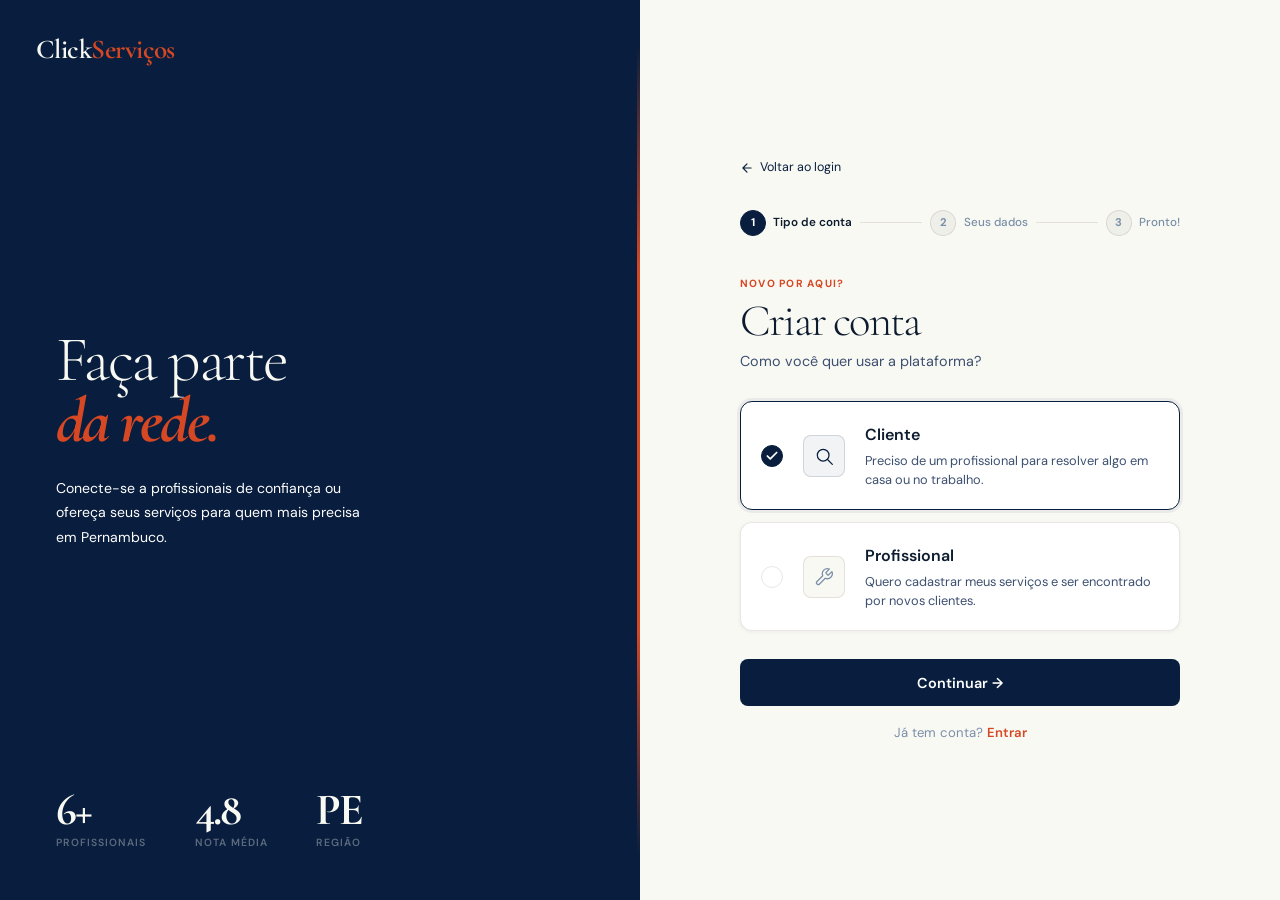
<file: src/pages/cadastro.html>
<!-- Declaração que informa ao navegador que este é um documento HTML5 atual -->
<!DOCTYPE html>
<!-- Abertura da tag principal do HTML, definindo o idioma da página como Português do Brasil -->
<html lang="pt-BR">
<head>
  <!-- Define a codificação de caracteres UTF-8, permitindo acentos e caracteres especiais -->
  <meta charset="UTF-8">
  <!-- Configura a responsividade, garantindo que o site se adapte bem a telas de celulares e tablets -->
  <meta name="viewport" content="width=device-width, initial-scale=1.0">
  <!-- Título que aparece na aba do navegador -->
  <title>Criar Conta — ClickServiços</title>
  <!-- Link que importa a folha de estilo (CSS) global do site (cores, fontes padrões, etc.) -->
  <link rel="stylesheet" href="../styles/global.css">
  <!-- Link que importa a folha de estilo (CSS) específica para esta página de cadastro -->
  <link rel="stylesheet" href="../styles/cadastro.css">
</head>
<body>
<!-- Div principal que envelopa e estrutura todo o conteúdo da página de cadastro -->
<div class="cadastro-wrapper">

  <!-- Aside (Barra lateral): Contém informações de apresentação da marca e o progresso visual do cadastro -->
  <aside class="cadastro-aside">
    <!-- Logotipo do site com um link para retornar à página inicial (index.html) -->
    <a href="../../index.html" class="aside-logo">Click<em>Serviços</em></a>
    <!-- Bloco de texto com o título principal e a proposta de valor da plataforma -->
    <div class="aside-headline">
      <h2>Faça parte<br><strong>da rede.</strong></h2>
      <p>Conecte-se a profissionais de confiança ou ofereça seus serviços para quem mais precisa em Pernambuco.</p>
    </div>
    <!-- Indicador visual estático para mostrar ao usuário os 3 passos gerais do cadastro -->
     <div class="hero-stats">
      <div class="stat-item"><span class="stat-num">6+</span><span class="stat-label">Profissionais</span></div>
      <div class="stat-item"><span class="stat-num">4.8</span><span class="stat-label">Nota Média</span></div>
      <div class="stat-item"><span class="stat-num">PE</span><span class="stat-label">Região</span></div>
    </div>
    <!-- Linha decorativa ou divisória no final da barra lateral -->
    <div class="aside-line"></div>
  </aside>

  <!-- Painel (Área Direita): Onde o formulário dinâmico em etapas realmente acontece -->
  <div class="cadastro-panel">
    <!-- Caixa interna que centraliza e limita a largura dos elementos do formulário -->
    <div class="cadastro-box">

      <!-- Link com um ícone de seta (SVG) para voltar para a página de login caso o usuário queira -->
      <a class="back-link" href="login.html">
        <svg width="14" height="14" viewBox="0 0 24 24" fill="none" stroke="currentColor" stroke-width="2" stroke-linecap="round" stroke-linejoin="round"><path d="M19 12H5M12 5l-7 7 7 7"/></svg>
        Voltar ao login
      </a>

      <!-- Steps (Barra de progresso ativa): Esta barra muda dinamicamente via JS conforme o passo atual -->
      <div class="steps" id="stepsBar">
        <!-- Passo 1: Começa ativo (.active) indicando a escolha do tipo de conta -->
        <div class="step active" id="s1"><div class="step-num">1</div><span class="step-label">Tipo de conta</span></div>
        <div class="step-line" id="line1"></div>
        <!-- Passo 2: Onde serão pedidos os dados -->
        <div class="step" id="s2"><div class="step-num">2</div><span class="step-label">Seus dados</span></div>
        <div class="step-line" id="line2"></div>
        <!-- Passo 3: Tela final de sucesso -->
        <div class="step" id="s3"><div class="step-num">3</div><span class="step-label">Pronto!</span></div>
      </div>

      <!-- STEP 1 (Painel do Passo 1): Visível por padrão (.visible). Escolha entre Cliente ou Profissional -->
      <div class="step-panel visible" id="panel1">
        <!-- Títulos de introdução do primeiro passo -->
        <div class="s1-title">
          <span class="cadastro-pre">Novo por aqui?</span>
          <h1 class="cadastro-title">Criar conta</h1>
          <p class="cadastro-desc">Como você quer usar a plataforma?</p>
        </div>

        <!-- Grupo de opções de tipos de perfil de usuário -->
        <div class="type-options">
          <!-- Opção 1: Perfil Cliente. Começa selecionado por padrão (.selected). Ao clicar, chama a função JS selecionarTipo -->
          <div class="type-option selected" id="tipo-cliente" onclick="selecionarTipo('cliente')">
            <div class="type-option-inner">
              <!-- Ícone de check (V) indicando que está selecionado -->
              <div class="type-check" id="check-cliente">
                <svg width="14" height="14" viewBox="0 0 24 24" fill="none" stroke="currentColor" stroke-width="3" stroke-linecap="round" stroke-linejoin="round"><polyline points="20 6 9 17 4 12"/></svg>
              </div>
              <!-- Ícone ilustrativo (Lupa) para o Cliente -->
              <div class="type-icon-svg">
                <svg viewBox="0 0 24 24" fill="none" stroke="currentColor" stroke-width="1.5" stroke-linecap="round" stroke-linejoin="round">
                  <circle cx="11" cy="11" r="7"/><line x1="16.5" y1="16.5" x2="22" y2="22"/>
                </svg>
              </div>
              <!-- Textos explicativos sobre o perfil de Cliente -->
              <div class="type-text">
                <div class="type-label">Cliente</div>
                <p class="type-desc-text">Preciso de um profissional para resolver algo em casa ou no trabalho.</p>
              </div>
            </div>
          </div>

          <!-- Opção 2: Perfil Profissional. Ao clicar, chama a função JS selecionarTipo -->
          <div class="type-option" id="tipo-profissional" onclick="selecionarTipo('profissional')">
            <div class="type-option-inner">
              <!-- Ícone de check (V) ocultado/exibido por JS -->
              <div class="type-check" id="check-profissional">
                <svg width="14" height="14" viewBox="0 0 24 24" fill="none" stroke="currentColor" stroke-width="3" stroke-linecap="round" stroke-linejoin="round"><polyline points="20 6 9 17 4 12"/></svg>
              </div>
              <!-- Ícone ilustrativo (Chave de fenda/Ferramenta) para o Profissional -->
              <div class="type-icon-svg">
                <svg viewBox="0 0 24 24" fill="none" stroke="currentColor" stroke-width="1.5" stroke-linecap="round" stroke-linejoin="round">
                  <path d="M14.7 6.3a1 1 0 0 0 0 1.4l1.6 1.6a1 1 0 0 0 1.4 0l3.77-3.77a6 6 0 0 1-7.94 7.94l-6.91 6.91a2.12 2.12 0 0 1-3-3l6.91-6.91a6 6 0 0 1 7.94-7.94l-3.76 3.76z"/>
                </svg>
              </div>
              <!-- Textos explicativos sobre o perfil de Profissional -->
              <div class="type-text">
                <div class="type-label">Profissional</div>
                <p class="type-desc-text">Quero cadastrar meus serviços e ser encontrado por novos clientes.</p>
              </div>
            </div>
          </div>
        </div>

        <!-- Botão para avançar para o Passo 2 através da função JS irStep(2) -->
        <button class="btn-step" onclick="irStep(2)">Continuar →</button>
        <!-- Link alternativo para o usuário que já tem conta ir direto para o Login -->
        <p class="login-hint">Já tem conta? <a href="login.html">Entrar</a></p>
      </div>

      <!-- STEP 2 (Painel do Passo 2): Formulário com dados do usuário. Oculto por padrão (sem a classe .visible) -->
      <div class="step-panel" id="panel2">
        <!-- Títulos informativos do Passo 2 -->
        <div class="s1-title">
          <span class="cadastro-pre" id="preStep2">Dados pessoais</span>
          <h1 class="cadastro-title" style="font-size:2.2rem">Suas informações</h1>
        </div>
        <!-- Formulário real. Quando enviado, impede o recarregamento padrão e executa handleCadastro(event) -->
        <form class="form-fields" id="formCadastro" onsubmit="handleCadastro(event)">
          <!-- Linha dupla: Nome Completo (obrigatório) e Cidade (opcional) -->
          <div class="form-row-2">
            <div class="field"><label>Nome completo *</label><input type="text" id="nome" placeholder="Seu nome" required></div>
            <div class="field"><label>Cidade</label><input type="text" id="cidadeCad" placeholder="Recife"></div>
          </div>
          <!-- Campo único: E-mail (obrigatório) -->
          <div class="field">
             <label>E-mail *</label>
             <input type="email" id="emailCad" placeholder="seu@email.com" required>
          </div>

         <div class="field">
           <label>Telefone / WhatsApp *</label>
           <input type="tel" id="telefoneCad" placeholder="(81) 99999-9999" required>
         </div>

           <div class="form-row-2">
            <div class="field"><label>Senha *</label><input type="password" id="senhaCad" placeholder="Mínimo 6 caracteres" required></div>
            <div class="field"><label>Confirmar *</label><input type="password" id="senhaConf" placeholder="Repita a senha" required></div>
           </div>

          <!-- Campos Extras para o Profissional: Ficam ocultos por padrão (display:none) e são exibidos via JS se o perfil escolhido for profissional -->
          <div id="extrasProfissional" style="display:none;flex-direction:column;gap:1.1rem">
            <div class="form-sep">Perfil profissional</div>
            <!-- Campo de título profissional (ex: Especialidade) -->
            <div class="field"><label>Título profissional</label><input type="text" id="titulo" placeholder="Ex: Eletricista Residencial"></div>
            <!-- Campo de descrição em caixa de texto (textarea) para biografia/resumo de serviços -->
            <div class="field"><label>Sobre você</label><textarea id="descricaoCad" rows="3" placeholder="Serviços, experiência, diferenciais..."></textarea></div>
            <!-- Linha dupla: Horário de atendimento e Preço cobrado por hora -->
            <div class="form-row-2">
              <div class="field"><label>Horário</label><input type="text" id="horarioCad" placeholder="Seg–Sex, 08h–18h"></div>
              <div class="field"><label>R$/hora</label><input type="number" id="precoCad" placeholder="0"></div>
            </div>
          </div>

          <!-- Parágrafo para exibição de mensagens de erro de validação (ex: senhas não batem), oculto por padrão -->
          <p id="cadErro" style="color:#dc2626;font-size:.82rem;display:none"></p>

          <!-- Botões de ação do formulário: Voltar (Passo 1) ou Finalizar (Submit / Enviar formulário) -->
          <div class="form-actions">
            <button type="button" class="btn-back" onclick="irStep(1)">← Voltar</button>
            <button type="submit" class="btn-step" style="flex:1">Criar conta →</button>
          </div>
        </form>
      </div>

      <!-- STEP 3 (Painel do Passo 3): Tela de sucesso. Oculta por padrão, exibida pelo JavaScript após o cadastro bem-sucedido -->
      <div class="step-panel" id="panel3">
        <div class="success-panel">
          <!-- Ícone circular com um check (V) de sucesso -->
          <div class="success-check">
            <svg viewBox="0 0 24 24" fill="none" stroke-width="2.5" stroke-linecap="round" stroke-linejoin="round" stroke="currentColor"><polyline points="20 6 9 17 4 12"/></svg>
          </div>
          <!-- Mensagem de congratulações e boas-vindas -->
          <h2 class="success-title">Conta<br><strong>criada!</strong></h2>
          <p class="success-desc">Bem-vindo(a) ao ClickServiços. Você já pode explorar os profissionais disponíveis na sua região.</p>
          <!-- Botão final que redireciona o usuário para a página home logada do sistema -->
          <a href="home.html" class="btn-step">Explorar profissionais →</a>
        </div>
      </div>

    </div>
  </div>
</div>

<!-- Importação dos arquivos de script externos (JavaScript) que fazem a engrenagem funcionar -->
<!-- Banco de dados simulado ou configurações de infraestrutura -->
<script src="../scripts/db.js"></script>
<!-- Scripts relacionados à autenticação (Login/Logout/Tokens) -->
<script src="../scripts/auth.js"></script>
<!-- Lógica principal da tela de cadastro (mudar passos, validar formulário, salvar dados) -->
<script src="../scripts/cadastro.js"></script>
<script>
  // Script local: Analisa se existe um parâmetro na URL (ex: cadastro.html?role=profissional)
  const params = new URLSearchParams(window.location.search);
  // Caso o usuário tenha vindo de um botão focado em profissionais, pré-seleciona a opção automaticamente com um micro delay para o carregamento do DOM
  if (params.get('role') === 'profissional') {
    setTimeout(() => selecionarTipo('profissional'), 100);
  }
</script>
</body>
</html>
</file>
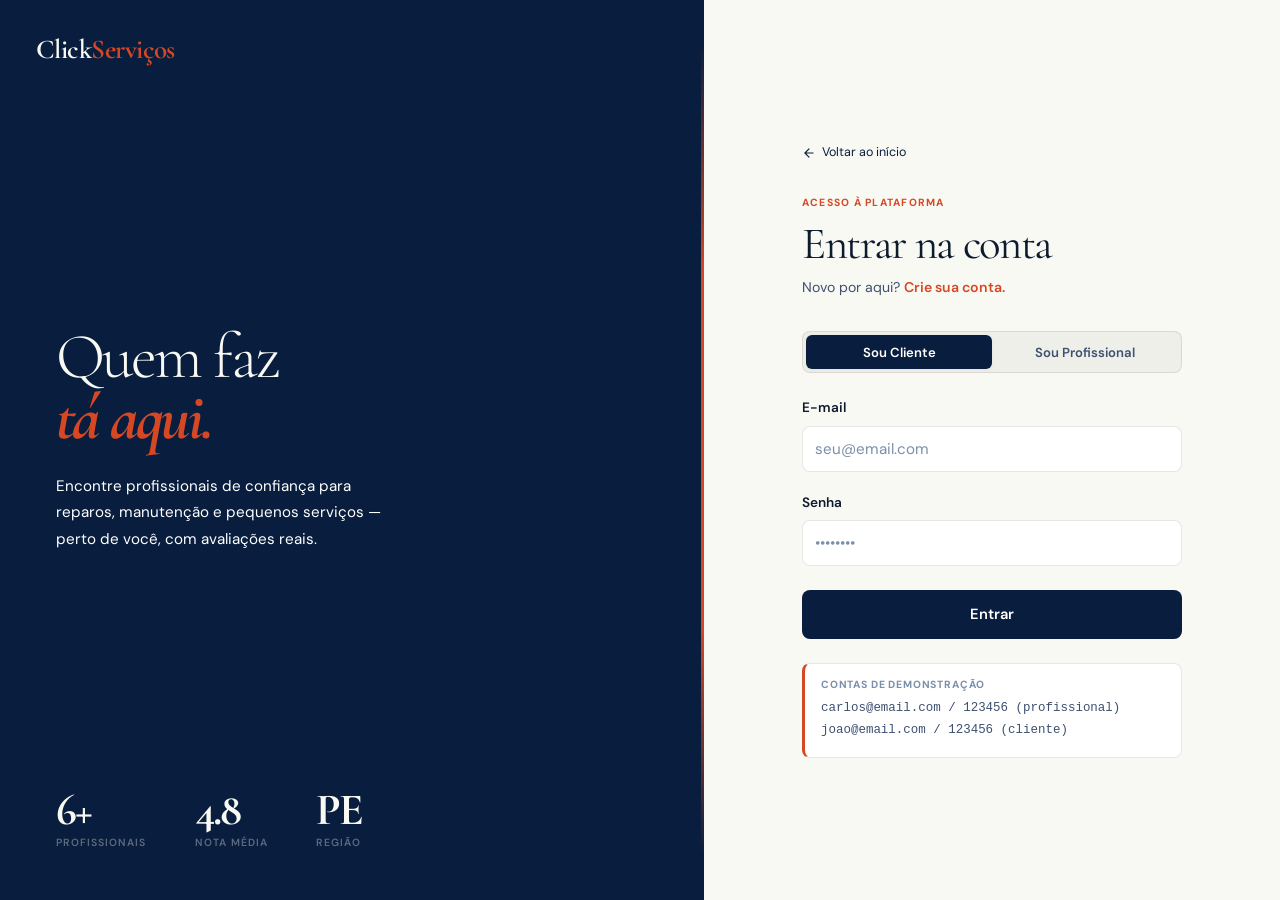
<file: src/pages/login.html>
<!DOCTYPE html>
<html lang="pt-BR">
<head>
  <meta charset="UTF-8">
  <meta name="viewport" content="width=device-width, initial-scale=1.0">
  <title>Entrar — ClickServiços</title>
  <link rel="stylesheet" href="../styles/global.css">
  <link rel="stylesheet" href="../styles/login.css">
</head>
<body>
<div class="login-page">
  <div class="login-hero">
    <div class="logo">
      <div class="hero-logo">Click<em>Serviços</em></div>
    </div>
    <div class="hero-main">
      <h1 class="hero-tagline">Quem faz<br><strong>tá aqui.</strong></h1>
      <p class="hero-desc">Encontre profissionais de confiança para reparos, manutenção e pequenos serviços — perto de você, com avaliações reais.</p>
    </div>
    <div class="hero-stats">
      <div class="stat-item"><span class="stat-num">6+</span><span class="stat-label">Profissionais</span></div>
      <div class="stat-item"><span class="stat-num">4.8</span><span class="stat-label">Nota Média</span></div>
      <div class="stat-item"><span class="stat-num">PE</span><span class="stat-label">Região</span></div>
    </div>
    <div class="hero-line"></div>
  </div>
  
  <div class="login-panel">
    <div class="login-box">
      
      <a class="back-link" href="../../index.html">
        <svg width="14" height="14" viewBox="0 0 24 24" fill="none" stroke="currentColor" stroke-width="2" stroke-linecap="round" stroke-linejoin="round"><path d="M19 12H5M12 5l-7 7 7 7"/></svg>
        Voltar ao início
      </a>

      <div class="login-header">
        <span class="login-pre">Acesso à plataforma</span>
        <h2 class="login-title">Entrar na conta</h2>
        <p class="login-sub">Novo por aqui? <a href="cadastro.html">Crie sua conta.</a></p>
      </div>
      
      <div class="role-toggle">
        <button class="role-btn active" onclick="setRole('cliente',this)">Sou Cliente</button>
        <button class="role-btn" onclick="setRole('profissional',this)">Sou Profissional</button>
      </div>
      
      <form class="login-form" id="loginForm" onsubmit="handleLogin(event)">
        <div class="field">
          <label for="email">E-mail</label>
          <input type="email" id="email" placeholder="seu@email.com" required>
        </div>
        <div class="field">
          <label for="senha">Senha</label>
          <input type="password" id="senha" placeholder="••••••••" required>
        </div>
        <p class="form-error" id="loginErro"></p>
        <button type="submit" class="btn-primary" id="btnEntrar"><span id="btnTexto">Entrar</span></button>
      </form>
      
      <div class="demo-hints">
        <p>Contas de demonstração</p>
        <code>carlos@email.com / 123456 (profissional)</code>
        <code>joao@email.com / 123456 (cliente)</code>
      </div>
      
    </div>
  </div>
</div>
<div class="toast-container" id="toastContainer"></div>

<script src="../scripts/db.js"></script>
<script src="../scripts/auth.js"></script>
<script>
  redirectIfLoggedIn('home.html');
  let roleAtual = 'cliente';
  
  function setRole(r, btn){ 
    roleAtual = r; 
    document.querySelectorAll('.role-btn').forEach(b => b.classList.remove('active')); 
    btn.classList.add('active'); 
    
    // CORREÇÃO: Isso garante que o CSS troque as cores para laranja quando for Profissional
    const page = document.querySelector('.login-page');
    if(r === 'profissional') {
      page.classList.add('mode-profissional');
    } else {
      page.classList.remove('mode-profissional');
    }
  }

  async function handleLogin(e){
    e.preventDefault();
    const email=document.getElementById('email').value;
    const senha=document.getElementById('senha').value;
    const erroEl=document.getElementById('loginErro');
    const btn=document.getElementById('btnEntrar');
    const txt=document.getElementById('btnTexto');
    btn.disabled=true; txt.textContent='Verificando...'; erroEl.classList.remove('visible');
    
    const r=await fazerLogin(email,senha);
    if(r.ok){
      txt.textContent='Redirecionando ✓';
      setTimeout(()=>{ window.location.href=r.usuario.role==='profissional'?'painel.html':'home.html'; },700);
    } else {
      erroEl.textContent=r.erro; erroEl.classList.add('visible');
      btn.disabled=false; txt.textContent='Entrar';
    }
  }
</script>
</body>
</html>
</file>
<file: src/styles/global.css>
/* ══════════════════════════════════════════════════════════════
   CLICKSERVIÇOS — Design System Global  v2
   Paleta: #091E3E (navy) · #D64824 (laranja) · #F9F9F3 (off-white) · #070414 (preto)
   Tipografia: Cormorant Garamond + DM Sans
   Modo padrão: LIGHT
   ══════════════════════════════════════════════════════════════ */

@import url('https://fonts.googleapis.com/css2?family=Cormorant+Garamond:ital,wght@0,300;0,400;0,600;0,700;1,300;1,400&family=DM+Sans:opsz,wght@9..40,300;9..40,400;9..40,500;9..40,600&display=swap');

*, *::before, *::after { margin: 0; padding: 0; box-sizing: border-box; }

:root {
  /* Paleta bruta */
  --navy:         #091E3E;
  --navy-mid:     #0d2850;
  --navy-light:   #1a3a6b;
  --sand:         #D64824;
  --sand-dark:    #b83d1e;
  --sand-light:   #e05a34;
  --off-white:    #F9F9F3;
  --off-white-2:  #EFEFEA;
  --off-white-3:  #E5E4DF;
  --black-soft:   #070414;

  /* Semânticas LIGHT */
  --bg:           var(--off-white);
  --bg-surface:   #FFFFFF;
  --bg-card:      #FFFFFF;

  --border:       rgba(62, 9, 9, 0.1);
  --border-soft:  #D64824;
  --border-accent:rgba(174, 72, 46, 0.581);

  --text-1:       #0d1b2e;
  --text-2:       #3d5070;
  --text-3:       #7a8fa8;
  --text-accent:  #70583d;

  --accent:       var(--sand);
  --accent-dark:  var(--sand-dark);
  --accent-light: var(--sand-light);
  --accent-glow:  rgba(243, 61, 16, 0.08);

  /* Tipografia */
  --font-display: 'Cormorant Garamond', Georgia, serif;
  --font-body:    'DM Sans', system-ui, sans-serif;

  /* Radii */
  --radius-xs: 4px;  --radius-sm: 8px;
  --radius-md: 12px; --radius-lg: 20px; --radius-xl: 32px;

  /* Sombras */
  --shadow-sm: 0 1px 4px rgba(9,30,62,.06);
  --shadow-md: 0 4px 20px rgba(9,30,62,.08);
  --shadow-lg: 0 12px 48px rgba(9,30,62,.12);
  --shadow-accent: 0 8px 32px rgba(214,72,36,.18);

  /* Transições */
  --t:      200ms cubic-bezier(0.4, 0, 0.2, 1);
  --t-slow: 400ms cubic-bezier(0.4, 0, 0.2, 1);
}

html { scroll-behavior: smooth; -webkit-font-smoothing: antialiased; }

body {
  background: var(--bg);
  color: var(--text-1);
  font-family: var(--font-body);
  font-size: 1rem;
  line-height: 1.6;
  min-height: 100vh;
}

img { display: block; max-width: 100%; }
a   { color: inherit; text-decoration: none; }
button { font-family: var(--font-body); cursor: pointer; border: none; background: none; }
input, select, textarea { font-family: var(--font-body); font-size: 1rem; color: var(--text-1); }

/* ── Botões ── */
.btn-primary {
  display: inline-flex; align-items: center; justify-content: center; gap: .5rem;
  background: var(--accent); color: #fff;
  font-size: .9rem; font-weight: 600;
  padding: .75rem 1.5rem; border-radius: var(--radius-sm);
  border: 1px solid transparent; cursor: pointer;
  transition: background var(--t), transform var(--t), box-shadow var(--t);
}
.btn-primary:hover { background: var(--accent-light); transform: translateY(-2px); box-shadow: var(--shadow-accent); }
.btn-primary:active { transform: translateY(0); }

.btn-secondary {
  display: inline-flex; align-items: center; justify-content: center; gap: .5rem;
  background: transparent; color: var(--sand);
  font-size: .9rem; font-weight: 500;
  padding: .75rem 1.5rem; border-radius: var(--radius-sm);
  cursor: pointer;
  transition: all var(--t);
}
.btn-secondary:hover {color: white; background: var(--sand-light); }

.btn-solicitar {
  display: inline-flex; align-items: center; justify-content: center; gap: .5rem;
  background: var(--border-soft); color: white;
  font-size: .9rem; font-weight: 500;
  padding: .75rem 1.5rem; border-radius: var(--radius-sm);
  cursor: pointer;
  transition: all var(--t);
}

.btn-solicitar:hover {color: white; transform: translateY(-2px); background: var(--sand-light); }
.btn-solicitar:active { transform: translateY(0); }


.btn-secondary:hover {color: white; background: var(--sand-light); }

.btn-ghost {
  display: inline-flex; align-items: center; gap: .4rem;
  background: transparent; color: white;
  font-size: .85rem; font-weight: 500;
  padding: .5rem .75rem; border-radius: var(--radius-sm);
  cursor: pointer; transition: color var(--t), background var(--t);
}
.btn-ghost:hover { color: white; background: var(--sand-light);  }

.btn-sand {
  display: inline-flex; align-items: center; gap: .4rem;
  background: transparent; color: var(--sand);
  font-size: .85rem; font-weight: 500;
  padding: .5rem .75rem; border-radius: var(--radius-sm);
  cursor: pointer; transition: color var(--t), background var(--t);
}
.btn-sand:hover { color: white; background: var(--sand-light); }

/* ── Badge ── */
.badge {
  display: inline-flex; align-items: center; gap: .3rem;
  padding: 3px 10px; border-radius: 99px;
  font-size: .7rem; font-weight: 600; letter-spacing: .05em; text-transform: uppercase;
}
.badge--disponivel { background: rgba(16,185,129,.1); color: #059669; border: 1px solid rgba(16,185,129,.2); }
.badge--ocupado    { background: rgba(214,72,36,.08);  color: var(--sand); border: 1px solid rgba(214,72,36,.2); }

/* ── Stars ── */
.stars { display: inline-flex; align-items: center; gap: .2rem; font-size: .85rem; color: #d97706; font-weight: 600; }
.stars span { color: var(--text-3); font-size: .8rem; font-weight: 400; }

/* ── Card ── */
.card {
  background: var(--bg-card); border: 1px solid var(--border);
  border-radius: var(--radius-lg); overflow: hidden;
  transition: transform var(--t), border-color var(--t), box-shadow var(--t);
  box-shadow: var(--shadow-sm);
}
.card:hover { transform: translateY(-4px); border-color: var(--border-accent); box-shadow: var(--shadow-md); }

/* ── Chip ── */
.chip {
  display: inline-block; padding: 4px 12px;
  background: var(--off-white-2); border: 1px solid var(--border);
  border-radius: 99px; font-size: .75rem; color: var(--text-2); font-weight: 500;
  cursor: pointer; transition: all var(--t);
}
.chip:hover, .chip.active {
  background: var(--accent-glow); border-color: var(--border-accent); color: var(--accent);
}

/* ── Navbar ── */
.navbar {
  position: sticky; top: 0; z-index: 200;
  background: rgba(249,249,243,.9);
  backdrop-filter: blur(16px); -webkit-backdrop-filter: blur(16px);
  border-bottom: 1px solid var(--border);
  padding: 0 2.5rem; height: 64px;
  display: flex; align-items: center; justify-content: space-between;
}
.navbar-brand { font-family: var(--font-display); font-size: 1.5rem; font-weight: 600; color: var(--text-1); letter-spacing: -.02em; }
.navbar-brand em { color: var(--accent); font-style: normal; }
.navbar-actions { display: flex; align-items: center; gap: 1rem; }

/* ── Avatar ── */
.avatar { width: 36px; height: 36px; border-radius: 50%; object-fit: cover; border: 2px solid var(--border); transition: border-color var(--t); }
.avatar:hover { border-color: var(--accent); }

/* ── Formulários ── */
.field { display: flex; flex-direction: column; gap: .4rem; }
.field label { font-size: .8rem; font-weight: 500; color: var(--text-2); }
.field input, .field select, .field textarea {
  background: var(--off-white); border: 1px solid var(--border);
  border-radius: var(--radius-sm); padding: .75rem 1rem;
  color: var(--text-1); font-size: .95rem; outline: none;
  transition: border-color var(--t), box-shadow var(--t); width: 100%;
}
.field input::placeholder, .field textarea::placeholder { color: var(--text-3); }
.field input:focus, .field select:focus, .field textarea:focus {
  border-color: var(--accent); box-shadow: 0 0 0 3px var(--accent-glow);
}

/* ── Toast ── */
.toast-container { position: fixed; bottom: 2rem; right: 2rem; z-index: 9999; display: flex; flex-direction: column; gap: .5rem; }
.toast {
  background: #fff; border: 1px solid var(--border); border-left: 3px solid var(--accent);
  border-radius: var(--radius-sm); padding: .75rem 1.25rem;
  font-size: .9rem; color: var(--text-1); box-shadow: var(--shadow-lg);
  animation: slideIn .3s cubic-bezier(.34,1.56,.64,1); max-width: 320px;
}
.toast.success { border-left-color: #10b981; }
.toast.error   { border-left-color: #ef4444; }
@keyframes slideIn { from { transform: translateX(100%); opacity: 0; } to { transform: translateX(0); opacity: 1; } }

/* ── Scrollbar ── */
::-webkit-scrollbar { width: 6px; }
::-webkit-scrollbar-track { background: var(--bg); }
::-webkit-scrollbar-thumb { background: var(--off-white-3); border-radius: 3px; }
::-webkit-scrollbar-thumb:hover { background: var(--accent); }

@media (max-width: 768px) { .navbar { padding: 0 1.25rem; } .hide-mobile { display: none !important; } }
</file>
<file: src/styles/cadastro.css>
/* ══════════════════════════════════════════
   cadastro.css — v3 editorial
   ══════════════════════════════════════════ */
body { background: var(--off-white); }

.cadastro-wrapper { 
  display: grid; 
  grid-template-columns: 1fr 1fr; 
  min-height: 100vh; 

  /* ──────── VARIÁVEIS DE COR PARA CONTROLE DE ESTILO ──────── */
  --aside-bg: var(--navy);
  --aside-accent: var(--sand);
  --aside-text: var(--off-white);
  --aside-muted-1: rgba(249,249,243,.55);
  --aside-muted-2: rgba(249,249,243,.45);
  --aside-muted-3: rgba(249,249,243,.35);
  --aside-muted-4: rgba(249,249,243,.2);
  --aside-border-line: rgba(255,255,255,.1);
  --btn-main-bg: var(--navy);
  --btn-main-hover: var(--navy-mid);
}

/* CLASSE COMPLEMENTAR ATIVADA PELO JS (SÓ INVERTE CORES, NÃO QUEBRA O LAYOUT) */
/* O QUE É: Uma classe seletora composta. Ela só é aplicada quando a página (.cadastro-wrapper) 
   recebe a classe (.mode-profissional) via JavaScript (quando o usuário clica em "Profissional").
   PARA QUE SERVE: Sobrescrever as cores do modo "Cliente" (padrão azul) pelas cores do modo "Profissional". */
.cadastro-wrapper.mode-profissional {

  /* O QUE É: Variável de cor de fundo (Background).
     PARA QUE SERVE: Troca o fundo do painel esquerdo (que era azul marinho) para a cor laranja (--sand). */
  --aside-bg: var(--sand);

  /* O QUE É: Variável de cor de destaque/sotaque (Accent).
     PARA QUE SERVE: Muda a cor do texto estilizado "da rede." e da linha vertical decorativa para azul escuro (--navy). */
  --aside-accent: var(--navy); 

  /* O QUE É: Variável de cor principal do texto.
     PARA QUE SERVE: Pinta o título principal "Faça parte" e os números grandes das estatísticas (6+, 4.8, PE) de branco puro. */
  --aside-text: white; 

  /* O QUE É: Variável de cor secundária com 90% de opacidade (quase opaco).
     PARA QUE SERVE: Usada para pequenos textos informativos de forte relevância que precisam de boa leitura, mas sem brilhar tanto quanto o título principal. */
  --aside-muted-1: rgba(10, 25, 47, 0.9);

  /* O QUE É: Variável de cor com 70% de opacidade.
     PARA QUE SERVE: Define a cor do parágrafo descritivo ("Conecte-se a profissionais de confiança..."). */
  --aside-muted-2: rgba(10, 25, 47, 0.7);

  /* O QUE É: Variável de cor intermediária com 50% de opacidade (metade da cor).
     PARA QUE SERVE: Define a cor das legendas das estatísticas em letras pequenas ("PROFISSIONAIS", "NOTA MÉDIA", "REGIÃO"). */
  --aside-muted-3: rgba(255, 255, 255, 0.5);

  /* O QUE É: Variável de cor suave com 30% de opacidade.
     PARA QUE SERVE: Define a cor dos passos visuais desativados (como os números 02 e 03 das etapas do topo enquanto o usuário está na etapa 01). */
  --aside-muted-4: rgba(10, 25, 47, 0.3);

  /* O QUE É: Variável de cor para linhas divisórias com 15% de opacidade.
     PARA QUE SERVE: Controla a cor daquela linha fina vertical pontilhada ou contínua que separa visualmente os passos na esquerda. */
  --aside-border-line: rgba(10, 25, 47, 0.15);

  /* O QUE É: Variável de cor de fundo do botão principal (State normal).
     PARA QUE SERVE: Faz o botão "Continuar" e as bordinhas de seleção do painel direito ficarem laranja (--sand) para combinar com o tema do profissional. */
  --btn-main-bg: var(--sand);

  /* O QUE É: Variável de cor do botão principal para o estado de transição (Hover).
     PARA QUE SERVE: Define a cor (um laranja ligeiramente mais escuro) que o botão assume quando o usuário passa o mouse por cima dele, criando o efeito visual de clique. */
  --btn-main-hover: var(--sand-light);
}

/* ── Aside ── */
.cadastro-aside {
  background: var(--aside-bg); /* Modificado */
  position: relative; overflow: hidden;
  display: flex; flex-direction: column; justify-content: space-between;
  padding: 3rem 3.5rem;
  transition: background 0.3s ease;
}
.hero-stats { display: flex; gap: 3rem; position: relative; z-index: 1; }
.stat-item { display: flex; flex-direction: column; gap: .15rem; }
.stat-num {
  font-family: var(--font-display);
  font-size: 2.8rem; font-weight: 700;
  color: var(--aside-text); line-height: 1; letter-spacing: -.04em; /* Modificado */
  transition: color 0.3s ease;
}
.stat-label {
  font-size: .65rem; font-weight: 600;
  color: var(--aside-muted-3); letter-spacing: .1em; text-transform: uppercase; /* INFORMACOES DO FIM DA PAGINA*/
  transition: color 0.3s ease;
}

.aside-logo {
  font-family: var(--font-display); font-size: 1.7rem; font-weight: 650;
  color: var(--aside-text); letter-spacing: -.02em; position: relative; z-index: 1; /* Modificado */
  transition: color 0.3s ease;
  /* 👇 ADICIONE ESTAS DUAS LINHAS 👇 */
  top: -20px;  /* Move o texto para CIMA (aumente o valor negativo se quiser subir mais, ex: -15px) */
  left: -20px;  /* Move o texto para a DIREITA (aumente o valor se quiser mover mais, ex: 15px) */
}


.aside-logo em { color: var(--aside-accent); font-style: normal; transition: color 0.3s ease; } /* Modificado */
.aside-headline { position: relative; z-index: 1; }
.aside-headline h2{
  font-family: var(--font-display);
  font-size: clamp(3.5rem, 5vw, 5.5rem);
  font-weight: 300; line-height: .95; letter-spacing: -.04em;
  color: var(--aside-text); margin-bottom: 1.5rem; 
  transition: background 0.3s ease;
}
.aside-headline h2 strong {  display: block; font-weight: 700; font-style: italic; color: var(--aside-accent);  } /* Modificado */
.aside-headline p { font-size: .88rem; color: white; line-height: 1.75; max-width: 320px; transition: color 0.3s ease; } /* Modificado */
.aside-steps-visual { position: relative; z-index: 1; display: flex; flex-direction: column; gap: 0; }
.asv-item { display: flex; align-items: center; gap: 1rem; padding: .6rem 0; }
.asv-item span {
  font-family: var(--font-display); font-size: 1.5rem; font-weight: 700;
  color: var(--aside-muted-4); letter-spacing: -.03em; line-height: 1; min-width: 40px; /* Modificado */
  transition: color 0.3s ease;
}
.asv-item p { font-size: .85rem; color: var(--aside-muted-2); transition: color 0.3s ease; } /* Modificado */
.asv-line { width: 1px; height: 20px; background: var(--aside-border-line); margin-left: 18px; transition: background 0.3s ease; } /* Modificado */
.aside-line { position: absolute; right: 0; top: 0; bottom: 0; width: 3px; background: linear-gradient(to bottom, transparent 5%, var(--aside-accent) 30%, var(--aside-accent) 70%, transparent 95%); transition: background 0.3s ease; } /* Modificado */

/* ── Painel ── */
.cadastro-panel { background: var(--off-white); display: flex; align-items: center; justify-content: center; padding: 3rem 2.5rem; overflow-y: auto; }
.cadastro-box { width: 100%; max-width: 440px; }
.back-link { display: inline-flex; align-items: center; gap: .4rem; font-size: .78rem; color: var(--navy); margin-bottom: 2rem; transition: color var(--t); }
.back-link:hover { color: var(--accent); }

/* Steps indicator */
.steps { display: flex; align-items: center; margin-bottom: 2.5rem; }
.step { display: flex; align-items: center; gap: .45rem; }
.step-num { width: 26px; height: 26px; border-radius: 50%; flex-shrink: 0; background: var(--off-white-2); border: 1.5px solid var(--border); display: flex; align-items: center; justify-content: center; font-size: .7rem; font-weight: 700; color: var(--text-3); transition: all var(--t); }
.step.active .step-num { background: var(--btn-main-bg); border-color: var(--btn-main-bg); color: #fff; } /* Modificado */
.step.done .step-num { background: #10b981; border-color: #10b981; color: #fff; }
.step-label { font-size: .73rem; color: var(--text-3); font-weight: 500; transition: color var(--t); }
.step.active .step-label { color: var(--text-1); font-weight: 600; }
.step.done .step-label { color: #059669; }
.step-line { height: 1px; background: var(--border); flex: 1; margin: 0 .5rem; transition: background var(--t); }
.step-line.done { background: #10b981; }

/* Step panels */
.step-panel { display: none; flex-direction: column; gap: 1.75rem; }
.step-panel.visible { display: flex; }

/* Títulos */
.cadastro-pre { display: block; font-size: .65rem; font-weight: 700; letter-spacing: .12em; text-transform: uppercase; color: var(--accent); margin-bottom: .4rem; }
.cadastro-title { font-family: var(--font-display); font-size: 2.8rem; font-weight: 300; letter-spacing: -.04em; line-height: 1; color: var(--text-1); }
.cadastro-desc { font-size: .9rem; color: var(--text-2); margin-top: .4rem; }

/* Opções de tipo */
.type-options { display: flex; flex-direction: column; gap: .75rem; }
.type-option {
  background: #fff; border: 1.5px solid var(--border); border-radius: var(--radius-md);
  cursor: pointer; transition: all var(--t); box-shadow: var(--shadow-sm);
  overflow: hidden;
}
.type-option:hover { border-color: rgba(9,30,62,.25); box-shadow: var(--shadow-md); }
.type-option.selected { border-color: var(--btn-main-bg); box-shadow: 0 0 0 3px rgba(9,30,62,.06); } /* Modificado */

.type-option-inner { display: flex; align-items: center; gap: 1.25rem; padding: 1.25rem 1.25rem; position: relative; }

.type-check {
  width: 22px; height: 22px; border-radius: 50%; flex-shrink: 0;
  border: 1.5px solid var(--border); background: transparent;
  display: flex; align-items: center; justify-content: center;
  transition: all var(--t);
}
.type-check svg { display: none; }
.type-option.selected .type-check { background: var(--btn-main-bg); border-color: var(--btn-main-bg); } /* Modificado */
.type-option.selected .type-check svg { display: block; stroke: #fff; }

.type-icon-svg {
  width: 42px; height: 42px; flex-shrink: 0; border-radius: var(--radius-sm);
  background: var(--off-white); border: 1px solid var(--border);
  display: flex; align-items: center; justify-content: center;
  transition: all var(--t);
}
.type-icon-svg svg { width: 20px; height: 20px; stroke: var(--text-3); transition: stroke var(--t); }
.type-option.selected .type-icon-svg { background: rgba(9,30,62,.05); border-color: rgba(9,30,62,.15); }
.type-option.selected .type-icon-svg svg { stroke: var(--btn-main-bg); } /* Modificado */

.type-text { flex: 1; }
.type-label { font-size: 1rem; font-weight: 600; color: var(--text-1); margin-bottom: .2rem; }
.type-desc-text { font-size: .8rem; color: var(--text-2); line-height: 1.5; }

/* Botões */
.btn-step {
  display: inline-flex; align-items: center; justify-content: center; gap: .5rem;
  background: var(--btn-main-bg); color: #fff; padding: .9rem 1.75rem; /* Modificado */
  border-radius: var(--radius-sm); font-size: .9rem; font-weight: 600;
  border: none; cursor: pointer; transition: background var(--t), transform var(--t);
  width: 100%;
}
.btn-step:hover { background: var(--btn-main-hover); transform: translateY(-1px); } /* Modificado */
.btn-back {
  display: inline-flex; align-items: center; justify-content: center;
  background: transparent; color: var(--text-2);
  padding: .9rem 1.25rem; border-radius: var(--radius-sm);
  font-size: .88rem; font-weight: 500; border: 1px solid var(--border);
  cursor: pointer; transition: all var(--t); white-space: nowrap;
}
.btn-back:hover { border-color: var(--btn-main-bg); color: var(--btn-main-bg); } /* Modificado */
.form-actions { display: flex; gap: .75rem; margin-top: .25rem; }

.login-hint { text-align: center; font-size: .82rem; color: var(--text-3); margin-top: -.75rem; }
.login-hint a { color: var(--accent); font-weight: 600; }

/* Formulário */
.form-fields { display: flex; flex-direction: column; gap: 1.1rem; }
.form-row-2 { display: grid; grid-template-columns: 1fr 1fr; gap: .85rem; }
.form-sep { font-size: .62rem; font-weight: 700; letter-spacing: .1em; text-transform: uppercase; color: var(--text-3); padding-bottom: .5rem; border-bottom: 1px solid var(--border); margin-top: .25rem; }

/* Sucesso */
.success-panel { display: flex; flex-direction: column; align-items: flex-start; gap: 1.5rem; }
.success-check {
  width: 52px; height: 52px; border-radius: 50%;
  background: rgba(16,185,129,.1); border: 1.5px solid rgba(16,185,129,.3);
  display: flex; align-items: center; justify-content: center;
}
.success-check svg { width: 24px; height: 24px; }
.success-title { font-family: var(--font-display); font-size: 2.8rem; font-weight: 300; letter-spacing: -.04em; line-height: 1; color: var(--text-1); }
.success-title strong { font-weight: 700; font-style: italic; color: var(--btn-main-bg); } /* Modificado */
.success-desc { font-size: .9rem; color: var(--text-2); line-height: 1.75; max-width: 340px; }

/* Responsivo */
@media (max-width: 860px) {
  .cadastro-wrapper { grid-template-columns: 1fr; }
  .cadastro-aside { min-height: 42vh; padding: 2rem; }
  .aside-steps-visual { display: none; }
  .aside-line { display: none; }
  .cadastro-panel { padding: 2.5rem 1.5rem; }
  .cadastro-box { max-width: 100%; }
}
@media (max-width: 480px) { .form-row-2 { grid-template-columns: 1fr; } }
</file>
<file: src/styles/login.css>
/* ══════════════════════════════════════════
   login.css — Landing + Login  v2 (light)
   ══════════════════════════════════════════ */

.login-page {
  display: grid;
  grid-template-columns: 1.1fr 0.9fr;
  min-height: 100vh;

  /* VARIÁVEIS ADICIONADAS APENAS PARA O CONTROLE DE CORES */
  --hero-bg: var(--navy);
  --hero-accent: var(--sand);
  --hero-text: var(--off-white);
  --hero-desc-color: rgba(249,249,243,.55);
  --hero-stats-color: rgba(249,249,243,.35);
  --btn-active-bg: var(--navy);
  --btn-active-hover: var(--navy-mid);
}

/* CLASSE COMPLEMENTAR PARA O MODO PROFISSIONAL (AGORA FUNCIONANDO VIA JS) */
.login-page.mode-profissional {
  --hero-bg: var(--sand);
  --hero-accent: var(--navy);
  --hero-text: white;
  --hero-desc-color: white;
  --hero-stats-color: rgba(242, 242, 242, 0.5);
  --btn-active-bg: var(--sand);
  --btn-active-hover: var(--sand-light);
}

/* ══ HERO (esquerda) — navy ══ */
.login-hero {
  background: var(--hero-bg);
  position: relative;
  display: flex;
  flex-direction: column;
  justify-content: space-between;
  padding: 3rem 3.5rem;
  overflow: hidden;
  transition: background 0.3s ease;
}

.hero-line {
  position: absolute;
  right: 0; top: 0; bottom: 0; width: 3px;
  background: linear-gradient(to bottom, transparent 5%, var(--hero-accent) 30%, var(--hero-accent) 70%, transparent 95%);
}

/* Container do logotipo e ícone */
.logo {
  display: flex;
  align-items: center;
  gap: 0.5px; 
}

.hero-logo {
  font-family: var(--font-display); font-size: 1.7rem; font-weight: 650;
  letter-spacing: -.02em; position: relative; z-index: 1; 
  color: var(--hero-text);
  transition: color 0.3s ease;
  top: -20px;  
  left: -20px; 
}

.hero-logo em { color: var(--hero-accent); font-style: normal; }

.icon {
  height: 50px;
  width: 75px;
}

.hero-main { position: relative; z-index: 1; }

.hero-tagline {
  font-family: var(--font-display);
  font-size: clamp(3.5rem, 5vw, 5.5rem);
  font-weight: 300; line-height: .95; letter-spacing: -.04em;
  color: var(--hero-text); margin-bottom: 1.5rem; 
}
.hero-tagline strong {
  display: block; font-weight: 700; font-style: italic; color: var(--hero-accent); 
}

.hero-desc {
  font-size: .95rem; color: white; 
  max-width: 340px; line-height: 1.75;
}

.hero-stats { display: flex; gap: 3rem; position: relative; z-index: 1; }
.stat-item { display: flex; flex-direction: column; gap: .15rem; }
.stat-num {
  font-family: var(--font-display);
  font-size: 2.8rem; font-weight: 700;
  color: var(--hero-text); line-height: 1; letter-spacing: -.04em; 
}
.stat-label {
  font-size: .65rem; font-weight: 600;
  color: var(--hero-stats-color); letter-spacing: .1em; text-transform: uppercase; 
}

/* ══ PAINEL LOGIN (direita) — light ══ */
.login-panel {
  background: var(--off-white);
  display: flex; align-items: center; justify-content: center;
  padding: 3rem 2.5rem;
}

.login-box { width: 100%; max-width: 380px; }

/* ── LINK DE VOLTAR ESPELHADO DO CADASTRO ── */
.back-link { 
  display: inline-flex; align-items: center; gap: .4rem; 
  font-size: .78rem; color: var(--navy); text-decoration: none;
  margin-bottom: 2rem; transition: color var(--t, 0.3s ease); 
}
.back-link:hover { color: var(--accent); }

.login-header { margin-bottom: 2rem; }

.login-pre {
  display: block; font-size: .65rem; font-weight: 700;
  letter-spacing: .12em; text-transform: uppercase;
  color: var(--accent); margin-bottom: .6rem;
}
.login-title {
  font-family: var(--font-display);
  font-size: 2.8rem; font-weight: 400;
  letter-spacing: -.03em; line-height: 1.05; color: var(--text-1);
}
.login-sub { margin-top: .5rem; font-size: .88rem; color: var(--text-2); }
.login-sub a { color: var(--accent); font-weight: 600; transition: color var(--t, 0.3s ease); text-decoration: none;}
.login-sub a:hover { color: var(--accent-dark, var(--accent)); }

.role-toggle {
  display: grid; grid-template-columns: 1fr 1fr;
  background: var(--off-white-2); border: 1px solid var(--border);
  border-radius: var(--radius-sm); padding: 3px; margin-bottom: 1.5rem;
}
.role-btn {
  padding: .55rem 1rem; border-radius: calc(var(--radius-sm) - 2px);
  font-size: .82rem; font-weight: 600; color: var(--text-2);
  background: transparent; transition: all var(--t, 0.3s ease); cursor: pointer; border: none;
}
.role-btn.active { background: var(--btn-active-bg); color: #fff; box-shadow: var(--shadow-sm); }

.login-form { display: flex; flex-direction: column; gap: 1.25rem; }
.login-form .field { display: flex; flex-direction: column; gap: 0.4rem; }
.login-form .field label { font-size: 0.85rem; font-weight: 600; color: var(--text-1); }
.login-form .field input { 
  background: #fff; padding: 0.75rem; border: 1px solid var(--border);
  border-radius: var(--radius-sm); font-family: inherit; font-size: 0.95rem;
}

.form-error { color: #dc2626; font-size: .82rem; margin-top: -.75rem; display: none; }
.form-error.visible { display: block; }

.login-form .btn-primary {
  width: 100%; padding: .9rem; font-size: .92rem; margin-top: .25rem; border: none; cursor: pointer;
  border-radius: var(--radius-sm); background: var(--btn-active-bg); color: white; transition: background var(--t, 0.3s ease);
}
.login-form .btn-primary:hover { background: var(--btn-active-hover); }

.demo-hints {
  margin-top: 1.5rem; padding: .85rem 1rem;
  background: #fff; border: 1px solid var(--border);
  border-radius: var(--radius-sm); border-left: 3px solid var(--accent);
}
.demo-hints p {
  font-size: .65rem; font-weight: 700; text-transform: uppercase;
  letter-spacing: .08em; color: var(--text-3); margin-bottom: .35rem;
}
.demo-hints code {
  display: block; font-size: .78rem; color: var(--text-2);
  margin: 2px 0; font-family: 'Courier New', monospace;
}

/* ── Responsivo ── */
@media (max-width: 860px) {
  .login-page { grid-template-columns: 1fr; }
  .login-hero { min-height: 52vh; padding: 2rem; }
  .hero-tagline { font-size: clamp(2.8rem, 8vw, 4rem); }
  .hero-stats { gap: 2rem; }
  .hero-line { display: none; }
  .login-panel { padding: 2.5rem 1.5rem; }
}
</file>
